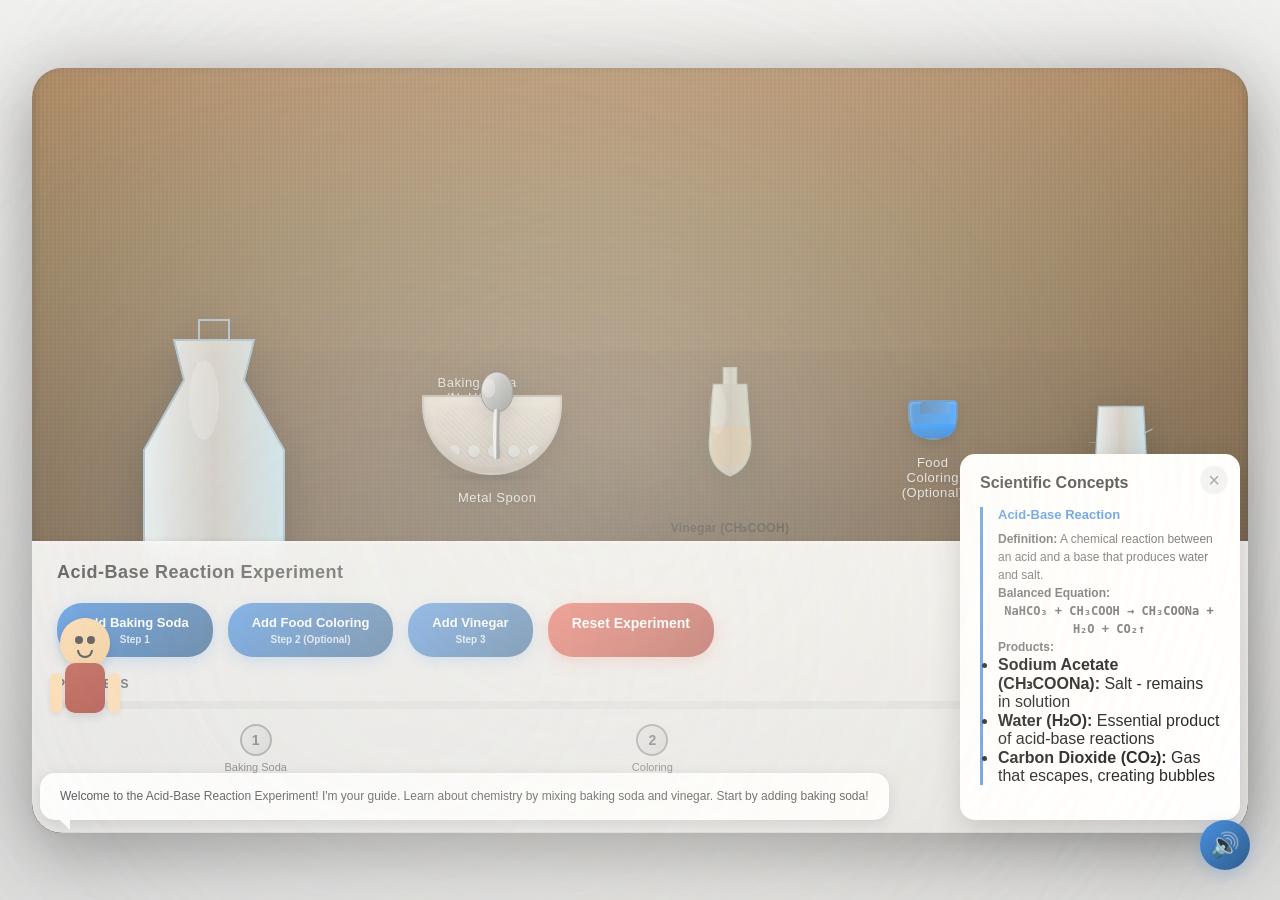
<file: CV2/index.html>
<!DOCTYPE html>
<html lang="en">
<head>
    <meta charset="UTF-8">
    <meta name="viewport" content="width=device-width, initial-scale=1.0">
    <title>Interactive Science Experiment: Acid-Base Reaction</title>
    <link rel="stylesheet" href="style.css">
</head>
<body>
    <div class="main-container">
        <!-- Background and Lighting -->
        <div class="environment">
            <!-- Soft ambient lighting -->
            <div class="light ambient-light"></div>
            <div class="light key-light"></div>
            <div class="light fill-light"></div>
        </div>

        <!-- Main Scene Container -->
        <div class="scene-container">
            <!-- Wooden Table -->
            <div class="wooden-table">
                <div class="table-surface">
                    <div class="table-shadow"></div>
                </div>

                <!-- Main Experiment Area -->
                <div class="experiment-area">
                    <!-- Erlenmeyer Flask (Main Reaction Container) -->
                    <div class="container-group">
                        <div class="flask-support">
                            <svg class="erlenmeyer-flask" viewBox="0 0 200 300" width="200" height="300">
                                <!-- Flask body -->
                                <defs>
                                    <linearGradient id="flaskGradient" x1="0%" y1="0%" x2="100%" y2="0%">
                                        <stop offset="0%" style="stop-color:#e8f4f8;stop-opacity:1" />
                                        <stop offset="50%" style="stop-color:#ffffff;stop-opacity:0.7" />
                                        <stop offset="100%" style="stop-color:#c0e4f0;stop-opacity:1" />
                                    </linearGradient>
                                    <radialGradient id="bubbleGradient" cx="30%" cy="30%">
                                        <stop offset="0%" style="stop-color:#ffffff;stop-opacity:0.8" />
                                        <stop offset="100%" style="stop-color:#a0d8f0;stop-opacity:0.3" />
                                    </radialGradient>
                                </defs>
                                <!-- Flask outline -->
                                <path d="M 60 40 L 70 80 L 30 150 L 30 240 Q 30 260 50 260 L 150 260 Q 170 260 170 240 L 170 150 L 130 80 L 140 40 Z" 
                                      fill="url(#flaskGradient)" stroke="#9bb5c8" stroke-width="2" opacity="0.95"/>
                                <!-- Flask neck -->
                                <rect x="85" y="20" width="30" height="20" fill="none" stroke="#9bb5c8" stroke-width="2" opacity="0.95"/>
                                <!-- Light reflection -->
                                <ellipse cx="90" cy="100" rx="15" ry="40" fill="#ffffff" opacity="0.2"/>
                            </svg>

                            <!-- Liquid and Reaction Content Inside Flask -->
                            <div class="flask-content">
                                <!-- Liquid Level -->
                                <div class="liquid-level"></div>
                                <!-- Bubbles (CO2 particles) -->
                                <div class="bubbles-container">
                                    <div class="bubble bubble-1"></div>
                                    <div class="bubble bubble-2"></div>
                                    <div class="bubble bubble-3"></div>
                                    <div class="bubble bubble-4"></div>
                                    <div class="bubble bubble-5"></div>
                                </div>
                                <!-- Foam Layer -->
                                <div class="foam-layer"></div>
                            </div>
                        </div>

                        <!-- Material Labels -->
                        <div class="material-label" id="flask-label">Erlenmeyer Flask</div>
                    </div>

                    <!-- Baking Soda Bowl -->
                    <div class="container-group">
                        <div class="bowl-container">
                            <div class="bowl">
                                <div class="bowl-inner">
                                    <div class="baking-soda-powder">
                                        <div class="powder-particle"></div>
                                        <div class="powder-particle"></div>
                                        <div class="powder-particle"></div>
                                        <div class="powder-particle"></div>
                                        <div class="powder-particle"></div>
                                    </div>
                                </div>
                                <div class="bowl-shadow"></div>
                            </div>
                            <div class="material-label">Baking Soda (NaHCO₃)</div>
                        </div>

                        <!-- Spoon for Baking Soda -->
                        <div class="spoon-holder">
                            <svg class="metal-spoon" viewBox="0 0 100 150" width="80" height="120">
                                <defs>
                                    <linearGradient id="spoonGradient" x1="0%" y1="0%" x2="100%" y2="100%">
                                        <stop offset="0%" style="stop-color:#e8e8e8;stop-opacity:1" />
                                        <stop offset="50%" style="stop-color:#a0a0a0;stop-opacity:1" />
                                        <stop offset="100%" style="stop-color:#707070;stop-opacity:1" />
                                    </linearGradient>
                                </defs>
                                <!-- Spoon bowl -->
                                <ellipse cx="50" cy="40" rx="20" ry="25" fill="url(#spoonGradient)" stroke="#505050" stroke-width="1"/>
                                <!-- Spoon handle -->
                                <path d="M 50 65 Q 48 90 50 120" fill="none" stroke="url(#spoonGradient)" stroke-width="8" stroke-linecap="round"/>
                                <!-- Highlight -->
                                <ellipse cx="40" cy="35" rx="8" ry="12" fill="#ffffff" opacity="0.3"/>
                            </svg>
                            <div class="material-label">Metal Spoon</div>
                        </div>
                    </div>

                    <!-- Vinegar Container -->
                    <div class="container-group">
                        <div class="vinegar-bottle">
                            <svg class="bottle-shape" viewBox="0 0 120 200" width="100" height="170">
                                <defs>
                                    <linearGradient id="bottleGradient" x1="0%" y1="0%" x2="100%" y2="0%">
                                        <stop offset="0%" style="stop-color:#f0f5e8;stop-opacity:0.85" />
                                        <stop offset="50%" style="stop-color:#ffffff;stop-opacity:0.6" />
                                        <stop offset="100%" style="stop-color:#d9e6d0;stop-opacity:0.85" />
                                    </linearGradient>
                                </defs>
                                <!-- Bottle body -->
                                <path d="M 40 50 L 35 120 Q 35 150 60 160 L 60 160 Q 85 150 85 120 L 80 50 Z" 
                                      fill="url(#bottleGradient)" stroke="#a8b8a0" stroke-width="1.5" opacity="0.9"/>
                                <!-- Bottle neck -->
                                <rect x="52" y="30" width="16" height="20" fill="url(#bottleGradient)" stroke="#a8b8a0" stroke-width="1.5" opacity="0.9"/>
                                <!-- Liquid inside (vinegar golden tone) -->
                                <path d="M 38 100 L 37 130 Q 37 145 60 152 L 60 152 Q 83 145 83 130 L 82 100 Z" 
                                      fill="#d4a76a" opacity="0.4"/>
                                <!-- Reflection -->
                                <ellipse cx="45" cy="80" rx="10" ry="30" fill="#ffffff" opacity="0.15"/>
                            </svg>
                            <div class="bottle-label">Vinegar (CH₃COOH)</div>
                            <div class="material-label">Clear Liquid</div>
                        </div>
                    </div>

                    <!-- Food Coloring (Optional) -->
                    <div class="container-group">
                        <div class="food-coloring-container">
                            <div class="coloring-bottle" style="--color-hue: 210;">
                                <div class="coloring-liquid"></div>
                            </div>
                            <div class="material-label">Food Coloring<br>(Optional)</div>
                        </div>
                    </div>

                    <!-- Glass Beaker -->
                    <div class="container-group">
                        <div class="beaker-container">
                            <svg class="beaker" viewBox="0 0 100 150" width="90" height="140">
                                <defs>
                                    <linearGradient id="beakerGradient" x1="0%" y1="0%" x2="100%" y2="0%">
                                        <stop offset="0%" style="stop-color:#e8f4f8;stop-opacity:1" />
                                        <stop offset="50%" style="stop-color:#ffffff;stop-opacity:0.7" />
                                        <stop offset="100%" style="stop-color:#c0e4f0;stop-opacity:1" />
                                    </linearGradient>
                                </defs>
                                <!-- Beaker body -->
                                <path d="M 25 40 L 20 130 Q 20 145 35 145 L 65 145 Q 80 145 80 130 L 75 40 Z" 
                                      fill="url(#beakerGradient)" stroke="#9bb5c8" stroke-width="1.5" opacity="0.95"/>
                                <!-- Beaker spout -->
                                <path d="M 75 70 L 85 65" fill="none" stroke="#9bb5c8" stroke-width="1.5" opacity="0.95"/>
                                <!-- Measurement lines -->
                                <g stroke="#9bb5c8" stroke-width="0.8" opacity="0.5">
                                    <line x1="15" y1="80" x2="25" y2="80"/>
                                    <line x1="15" y1="100" x2="25" y2="100"/>
                                    <line x1="15" y1="120" x2="25" y2="120"/>
                                </g>
                            </svg>
                            <div class="material-label">Glass Beaker</div>
                        </div>
                    </div>
                </div>

                <!-- Control Panel -->
                <div class="control-panel">
                    <h1 class="experiment-title">Acid-Base Reaction Experiment</h1>
                    
                    <!-- Action Buttons -->
                    <div class="button-group">
                        <button class="action-button" id="add-baking-soda-btn" data-action="add-baking-soda">
                            <span class="button-text">Add Baking Soda</span>
                            <span class="button-step">Step 1</span>
                        </button>
                        <button class="action-button" id="add-coloring-btn" data-action="add-coloring">
                            <span class="button-text">Add Food Coloring</span>
                            <span class="button-step">Step 2 (Optional)</span>
                        </button>
                        <button class="action-button" id="add-vinegar-btn" data-action="add-vinegar">
                            <span class="button-text">Add Vinegar</span>
                            <span class="button-step">Step 3</span>
                        </button>
                        <button class="action-button reset-btn" id="reset-btn">
                            Reset Experiment
                        </button>
                    </div>

                    <!-- Progress Indicator -->
                    <div class="progress-section">
                        <h3>Progress</h3>
                        <div class="progress-bar">
                            <div class="progress-fill"></div>
                        </div>
                        <div class="step-indicators">
                            <div class="step-indicator" id="step-1">
                                <div class="step-number">1</div>
                                <div class="step-label">Baking Soda</div>
                            </div>
                            <div class="step-indicator" id="step-2">
                                <div class="step-number">2</div>
                                <div class="step-label">Coloring</div>
                            </div>
                            <div class="step-indicator" id="step-3">
                                <div class="step-number">3</div>
                                <div class="step-label">Vinegar</div>
                            </div>
                        </div>
                    </div>

                    <!-- Status Message -->
                    <div class="status-message" id="status-message"></div>
                </div>
            </div>

            <!-- Animated Guide Character -->
            <div class="guide-character" id="guide-character">
                <div class="guide-body">
                    <div class="guide-head">
                        <div class="guide-face">
                            <div class="guide-eye left"></div>
                            <div class="guide-eye right"></div>
                            <div class="guide-mouth"></div>
                        </div>
                    </div>
                    <div class="guide-body-shape"></div>
                    <div class="guide-arm left"></div>
                    <div class="guide-arm right"></div>
                </div>
                <div class="guide-speech-bubble" id="guide-speech">
                    <p id="guide-text">Welcome! Let's learn about acid-base reactions. Start by adding baking soda to the flask.</p>
                    <div class="speech-arrow"></div>
                </div>
            </div>

            <!-- Information Panel -->
            <div class="info-panel">
                <h2>Scientific Concepts</h2>
                <div class="info-content" id="info-content">
                    <div class="info-section" id="info-intro">
                        <h3>Acid-Base Reaction</h3>
                        <p>An acid-base reaction occurs when an acid (like vinegar) reacts with a base (like baking soda). This produces new substances and often releases gas.</p>
                    </div>
                </div>
                <button class="close-info-btn" id="close-info-btn">×</button>
            </div>
        </div>

        <!-- Sound Controls -->
        <div class="audio-controls">
            <button class="audio-toggle" id="audio-toggle" title="Toggle Sound">
                <span class="audio-icon">🔊</span>
            </button>
        </div>
    </div>

    <script src="script.js"></script>
</body>
</html>
</file>
<file: CV2/style.css>
/* ========================================
   INTERACTIVE SCIENCE EXPERIMENT GAME
   Baking Soda & Vinegar Acid-Base Reaction
   ======================================== */

/* ========== Global Styles ========== */
* {
    margin: 0;
    padding: 0;
    box-sizing: border-box;
}

html, body {
    width: 100%;
    height: 100%;
    overflow: hidden;
    font-family: 'Segoe UI', Tahoma, Geneva, Verdana, sans-serif;
    background: linear-gradient(135deg, #e8ebe5 0%, #d4dfd8 100%);
}

/* ========== Main Container ========== */
.main-container {
    width: 100%;
    height: 100%;
    display: flex;
    flex-direction: column;
    background: linear-gradient(to bottom, #f0f0f0 0%, #e0e0e0 50%, #d8d8d8 100%);
    position: relative;
    overflow: hidden;
}

/* ========== Lighting System ========== */
.environment {
    position: fixed;
    top: 0;
    left: 0;
    width: 100%;
    height: 100%;
    pointer-events: none;
    z-index: 1;
}

.light {
    position: absolute;
    border-radius: 50%;
    filter: blur(80px);
    pointer-events: none;
}

.ambient-light {
    width: 200%;
    height: 200%;
    top: -50%;
    left: -50%;
    background: radial-gradient(circle, rgba(255, 250, 240, 0.3) 0%, transparent 70%);
}

.key-light {
    width: 150%;
    height: 150%;
    top: -20%;
    right: -20%;
    background: radial-gradient(circle, rgba(255, 248, 235, 0.25) 0%, transparent 70%);
}

.fill-light {
    width: 120%;
    height: 120%;
    bottom: -30%;
    left: -30%;
    background: radial-gradient(circle, rgba(220, 230, 240, 0.15) 0%, transparent 70%);
}

/* ========== Scene Container ========== */
.scene-container {
    flex: 1;
    display: flex;
    align-items: center;
    justify-content: center;
    position: relative;
    perspective: 1200px;
    overflow: hidden;
}

/* ========== Wooden Table ========== */
.wooden-table {
    position: relative;
    width: 95%;
    max-width: 1400px;
    height: 85%;
    background: linear-gradient(180deg, 
        #a67c52 0%, 
        #8b6f47 20%, 
        #7a5e3d 40%, 
        #6d5234 60%, 
        #5e482a 80%, 
        #4a3620 100%);
    border-radius: 30px;
    box-shadow: 
        inset 0 2px 10px rgba(255, 255, 255, 0.1),
        inset 0 -2px 10px rgba(0, 0, 0, 0.4),
        0 20px 60px rgba(0, 0, 0, 0.3),
        0 0 100px rgba(0, 0, 0, 0.2);
    overflow: hidden;
    display: flex;
    flex-direction: column;
}

.table-surface {
    flex: 1;
    position: relative;
    background: 
        repeating-linear-gradient(
            90deg,
            transparent,
            transparent 2px,
            rgba(0, 0, 0, 0.05) 2px,
            rgba(0, 0, 0, 0.05) 4px
        ),
        repeating-linear-gradient(
            0deg,
            transparent,
            transparent 2px,
            rgba(255, 255, 255, 0.02) 2px,
            rgba(255, 255, 255, 0.02) 4px
        );
}

.table-shadow {
    position: absolute;
    bottom: 0;
    left: 0;
    right: 0;
    height: 40%;
    background: radial-gradient(ellipse at center bottom, 
        rgba(0, 0, 0, 0.3), 
        rgba(0, 0, 0, 0.1) 40%, 
        transparent 100%);
    pointer-events: none;
}

/* ========== Experiment Area ========== */
.experiment-area {
    position: absolute;
    width: 100%;
    height: 100%;
    top: 0;
    left: 0;
    display: flex;
    align-items: center;
    justify-content: space-around;
    padding: 40px 60px;
    gap: 40px;
    overflow: hidden;
}

.container-group {
    display: flex;
    flex-direction: column;
    align-items: center;
    gap: 15px;
    position: relative;
    filter: drop-shadow(0 10px 25px rgba(0, 0, 0, 0.2));
}

.material-label {
    font-size: 13px;
    color: rgba(255, 255, 255, 0.8);
    text-align: center;
    font-weight: 500;
    letter-spacing: 0.5px;
    text-shadow: 0 2px 4px rgba(0, 0, 0, 0.3);
    max-width: 120px;
}

/* ========== Flask (Main Reaction Container) ========== */
.flask-support {
    position: relative;
    width: 200px;
    height: 330px;
    display: flex;
    align-items: flex-end;
    justify-content: center;
}

.erlenmeyer-flask {
    position: relative;
    z-index: 5;
    filter: drop-shadow(0 8px 20px rgba(0, 0, 0, 0.25));
}

.flask-content {
    position: absolute;
    width: 120px;
    height: 160px;
    bottom: 55px;
    left: 50%;
    transform: translateX(-50%);
    z-index: 4;
    pointer-events: none;
    border-radius: 0 0 20px 20px;
    overflow: hidden;
}

/* Liquid Level in Flask */
.liquid-level {
    position: absolute;
    bottom: 0;
    width: 100%;
    height: 0%;
    background: linear-gradient(180deg, 
        rgba(200, 200, 200, 0.1) 0%,
        transparent 100%);
    transition: height 0.8s ease-out;
    border-radius: 0 0 20px 20px;
}

.liquid-level.baking-soda-added {
    height: 20%;
    background: linear-gradient(180deg, 
        rgba(240, 240, 240, 0.15),
        rgba(200, 200, 200, 0.08));
}

.liquid-level.coloring-added {
    height: 30%;
    background: linear-gradient(180deg,
        var(--color-mix, #e8b4a8),
        var(--color-mix-light, #f0d0c8));
}

.liquid-level.vinegar-added {
    height: 70%;
    background: linear-gradient(180deg,
        var(--final-color, #d4a76a),
        var(--final-color-light, #e8c888));
    animation: bubbling-liquid 1.5s ease-out;
}

@keyframes bubbling-liquid {
    0% { height: 30%; }
    50% { height: 65%; }
    100% { height: 70%; }
}

/* Bubbles (CO2 Particles) */
.bubbles-container {
    position: absolute;
    width: 100%;
    height: 100%;
    bottom: 0;
}

.bubble {
    position: absolute;
    border-radius: 50%;
    background: radial-gradient(circle at 30% 30%, 
        rgba(255, 255, 255, 0.6),
        rgba(200, 220, 240, 0.2));
    border: 1px solid rgba(255, 255, 255, 0.3);
    opacity: 0;
}

.bubble.active {
    animation: bubble-rise 2s ease-out forwards;
}

@keyframes bubble-rise {
    0% {
        opacity: 0.8;
        transform: translateY(0) translateX(0) scale(1);
    }
    50% {
        opacity: 0.5;
    }
    100% {
        opacity: 0;
        transform: translateY(-160px) translateX(var(--offset, 0px)) scale(0.3);
    }
}

.bubble-1 { --offset: -20px; }
.bubble-2 { --offset: 10px; }
.bubble-3 { --offset: -10px; }
.bubble-4 { --offset: 15px; }
.bubble-5 { --offset: -15px; }

/* Foam Layer */
.foam-layer {
    position: absolute;
    bottom: 0;
    width: 100%;
    height: 0%;
    background: linear-gradient(180deg,
        rgba(255, 255, 255, 0.6),
        rgba(240, 250, 255, 0.3));
    border-radius: 20px;
    opacity: 0;
    transition: all 0.6s ease-out;
}

.foam-layer.active {
    height: 40%;
    opacity: 0.7;
    animation: foam-expand 1.2s ease-out;
}

@keyframes foam-expand {
    0% { height: 0%; opacity: 0; }
    50% { height: 50%; opacity: 0.8; }
    100% { height: 40%; opacity: 0.7; }
}

/* ========== Baking Soda Bowl ========== */
.bowl-container {
    position: relative;
    width: 150px;
    height: 150px;
}

.bowl {
    position: absolute;
    width: 140px;
    height: 80px;
    background: linear-gradient(180deg,
        #e0d5c7 0%,
        #d0c5b7 50%,
        #b8aa9a 100%);
    border-radius: 0 0 70px 70px;
    border: 2px solid rgba(160, 150, 140, 0.5);
    box-shadow: 
        inset 0 2px 8px rgba(255, 255, 255, 0.3),
        inset 0 -2px 8px rgba(0, 0, 0, 0.2),
        0 8px 20px rgba(0, 0, 0, 0.15);
    left: 5px;
    top: 20px;
}

.bowl-inner {
    position: absolute;
    width: 120px;
    height: 60px;
    top: 10px;
    left: 10px;
    border-radius: 0 0 60px 60px;
    background: linear-gradient(to bottom,
        rgba(200, 190, 180, 0.3),
        rgba(180, 170, 160, 0.5));
    overflow: hidden;
}

.baking-soda-powder {
    position: absolute;
    width: 100%;
    height: 100%;
    display: flex;
    align-items: flex-end;
    justify-content: space-around;
    padding: 10px;
    background: repeating-linear-gradient(
        45deg,
        transparent,
        transparent 2px,
        rgba(255, 255, 255, 0.1) 2px,
        rgba(255, 255, 255, 0.1) 4px
    );
}

.powder-particle {
    width: 12px;
    height: 12px;
    background: linear-gradient(135deg, #ddd, #ccc);
    border-radius: 50%;
    opacity: 0.8;
    box-shadow: 0 1px 3px rgba(0, 0, 0, 0.2);
}

.bowl-shadow {
    position: absolute;
    bottom: -8px;
    left: 0;
    right: 0;
    height: 8px;
    background: radial-gradient(ellipse at center, 
        rgba(0, 0, 0, 0.25),
        transparent 70%);
}

/* ========== Vinegar Bottle ========== */
.vinegar-bottle {
    position: relative;
    display: flex;
    flex-direction: column;
    align-items: center;
    gap: 10px;
}

.bottle-shape {
    filter: drop-shadow(0 6px 15px rgba(0, 0, 0, 0.2));
}

.bottle-label {
    font-size: 12px;
    color: rgba(0, 0, 0, 0.6);
    font-weight: 600;
    letter-spacing: 0.3px;
}

/* ========== Food Coloring ========== */
.food-coloring-container {
    position: relative;
    width: 80px;
    height: 100px;
    display: flex;
    flex-direction: column;
    align-items: center;
    gap: 15px;
}

.coloring-bottle {
    width: 50px;
    height: 70px;
    background: linear-gradient(to right,
        hsl(var(--color-hue), 80%, 45%),
        hsl(var(--color-hue), 100%, 55%));
    border-radius: 5px 5px 25px 25px;
    border: 2px solid rgba(100, 100, 100, 0.4);
    position: relative;
    box-shadow: 
        inset 1px 1px 3px rgba(255, 255, 255, 0.3),
        0 4px 12px rgba(0, 0, 0, 0.2);
}

.coloring-bottle::before {
    content: '';
    position: absolute;
    top: 0;
    left: 10px;
    width: 30px;
    height: 12px;
    background: linear-gradient(to right,
        hsl(var(--color-hue), 60%, 40%),
        hsl(var(--color-hue), 80%, 55%));
    border-radius: 3px 3px 0 0;
}

.coloring-liquid {
    position: absolute;
    bottom: 0;
    width: 100%;
    height: 40%;
    background: linear-gradient(to bottom,
        hsl(var(--color-hue), 100%, 50%),
        hsl(var(--color-hue), 90%, 40%));
    border-radius: 0 0 23px 23px;
}

/* ========== Beaker ========== */
.beaker-container {
    display: flex;
    flex-direction: column;
    align-items: center;
    gap: 10px;
}

.beaker {
    filter: drop-shadow(0 6px 15px rgba(0, 0, 0, 0.2));
}

/* ========== Metal Spoon ========== */
.spoon-holder {
    position: absolute;
    bottom: 20px;
    right: 30px;
    display: flex;
    flex-direction: column;
    align-items: center;
    gap: 10px;
}

.metal-spoon {
    filter: drop-shadow(0 4px 10px rgba(0, 0, 0, 0.25));
    transform-origin: 50% 5%;
}

.metal-spoon.scooping {
    animation: spoon-scoop 1.2s ease-in-out forwards;
}

@keyframes spoon-scoop {
    0% { transform: rotate(0deg) translateY(0); }
    40% { transform: rotate(-45deg) translateY(-30px); }
    70% { transform: rotate(-60deg) translateY(-50px); }
    100% { transform: rotate(0deg) translateY(0); }
}

.metal-spoon.pouring {
    animation: spoon-pour 1.5s ease-in-out forwards;
}

@keyframes spoon-pour {
    0% { transform: rotate(0deg) translateX(0) translateY(0); }
    30% { transform: rotate(-10deg) translateX(10px) translateY(-20px); }
    60% { transform: rotate(45deg) translateX(20px) translateY(-40px); }
    100% { transform: rotate(0deg) translateX(0) translateY(0); }
}

/* ========== Control Panel ========== */
.control-panel {
    background: linear-gradient(180deg,
        rgba(245, 245, 245, 0.95),
        rgba(235, 235, 235, 0.95));
    backdrop-filter: blur(10px);
    padding: 25px 35px;
    border-top: 1px solid rgba(255, 255, 255, 0.5);
    border-bottom: 1px solid rgba(0, 0, 0, 0.1);
    box-shadow: 
        inset 0 1px 3px rgba(255, 255, 255, 0.3),
        0 -1px 5px rgba(0, 0, 0, 0.1);
}

.experiment-title {
    font-size: 22px;
    color: #3a3a3a;
    margin-bottom: 20px;
    font-weight: 600;
    letter-spacing: 0.5px;
}

.button-group {
    display: flex;
    gap: 15px;
    margin-bottom: 20px;
    flex-wrap: wrap;
}

.action-button {
    background: linear-gradient(135deg, #4a90e2 0%, #2e5c8a 100%);
    color: white;
    border: none;
    padding: 12px 24px;
    border-radius: 25px;
    font-size: 14px;
    font-weight: 600;
    cursor: pointer;
    transition: all 0.3s ease;
    position: relative;
    overflow: hidden;
    display: flex;
    flex-direction: column;
    align-items: center;
    gap: 4px;
    box-shadow: 0 4px 15px rgba(74, 144, 226, 0.3);
}

.action-button:hover {
    transform: translateY(-2px);
    box-shadow: 0 6px 20px rgba(74, 144, 226, 0.4);
}

.action-button:active {
    transform: translateY(0);
}

.action-button:disabled {
    opacity: 0.5;
    cursor: not-allowed;
    transform: none;
}

.button-text {
    font-size: 13px;
}

.button-step {
    font-size: 10px;
    opacity: 0.8;
}

.reset-btn {
    background: linear-gradient(135deg, #e85d4e 0%, #a54037 100%);
    box-shadow: 0 4px 15px rgba(232, 93, 78, 0.3);
}

.reset-btn:hover {
    box-shadow: 0 6px 20px rgba(232, 93, 78, 0.4);
}

/* Progress Section */
.progress-section {
    margin-top: 15px;
}

.progress-section h3 {
    font-size: 12px;
    color: #5a5a5a;
    margin-bottom: 10px;
    font-weight: 600;
    letter-spacing: 0.5px;
    text-transform: uppercase;
}

.progress-bar {
    width: 100%;
    height: 8px;
    background: rgba(200, 200, 200, 0.4);
    border-radius: 10px;
    overflow: hidden;
    margin-bottom: 15px;
}

.progress-fill {
    height: 100%;
    background: linear-gradient(to right, #4a90e2, #2e5c8a);
    width: 0%;
    transition: width 0.5s ease;
    border-radius: 10px;
}

.step-indicators {
    display: flex;
    justify-content: space-around;
    gap: 10px;
}

.step-indicator {
    display: flex;
    flex-direction: column;
    align-items: center;
    gap: 5px;
    position: relative;
}

.step-number {
    width: 32px;
    height: 32px;
    background: linear-gradient(135deg, #e0e0e0, #d0d0d0);
    border: 2px solid #999;
    border-radius: 50%;
    display: flex;
    align-items: center;
    justify-content: center;
    font-weight: 600;
    color: #666;
    font-size: 14px;
    transition: all 0.3s ease;
}

.step-indicator.active .step-number {
    background: linear-gradient(135deg, #4a90e2, #2e5c8a);
    border-color: #2e5c8a;
    color: white;
    box-shadow: 0 0 10px rgba(74, 144, 226, 0.4);
}

.step-indicator.completed .step-number {
    background: linear-gradient(135deg, #4caf50, #388e3c);
    border-color: #388e3c;
    color: white;
}

.step-label {
    font-size: 11px;
    color: #666;
    text-align: center;
    max-width: 70px;
}

/* Status Message */
.status-message {
    text-align: center;
    min-height: 24px;
    margin-top: 15px;
    font-size: 13px;
    font-weight: 500;
    color: #4a90e2;
    text-shadow: 0 1px 2px rgba(0, 0, 0, 0.1);
}

.status-message.error {
    color: #e85d4e;
}

.status-message.success {
    color: #4caf50;
}

/* ========== Animated Guide Character ========== */
.guide-character {
    position: fixed;
    bottom: 80px;
    left: 40px;
    display: flex;
    flex-direction: column;
    align-items: flex-start;
    gap: 15px;
    z-index: 50;
}

.guide-body {
    position: relative;
    width: 90px;
    height: 140px;
    animation: guide-float 3s ease-in-out infinite;
}

@keyframes guide-float {
    0%, 100% { transform: translateY(0); }
    50% { transform: translateY(-8px); }
}

.guide-head {
    position: absolute;
    width: 50px;
    height: 50px;
    background: linear-gradient(135deg, #fdd7a8, #f0c78a);
    border-radius: 50%;
    top: 0;
    left: 20px;
    box-shadow: 0 4px 10px rgba(0, 0, 0, 0.15);
}

.guide-face {
    position: absolute;
    width: 100%;
    height: 100%;
    display: flex;
    align-items: center;
    justify-content: center;
    gap: 10px;
}

.guide-eye {
    width: 8px;
    height: 8px;
    background: #333;
    border-radius: 50%;
    position: absolute;
}

.guide-eye.left {
    left: 15px;
    top: 18px;
    animation: guide-blink 3s ease-in-out infinite;
}

.guide-eye.right {
    right: 15px;
    top: 18px;
    animation: guide-blink 3s ease-in-out infinite 0.1s;
}

@keyframes guide-blink {
    0%, 90%, 100% { transform: scaleY(1); }
    95% { transform: scaleY(0.1); }
}

.guide-mouth {
    position: absolute;
    width: 16px;
    height: 8px;
    bottom: 10px;
    left: 50%;
    transform: translateX(-50%);
    border: 2px solid #333;
    border-top: none;
    border-radius: 0 0 8px 8px;
    animation: guide-talk 1s ease-in-out infinite;
}

@keyframes guide-talk {
    0%, 100% { transform: translateX(-50%) scaleY(1); }
    50% { transform: translateX(-50%) scaleY(1.3); }
}

.guide-body-shape {
    position: absolute;
    width: 40px;
    height: 50px;
    background: linear-gradient(135deg, #b84c3d, #a63a2f);
    border-radius: 10px;
    top: 45px;
    left: 25px;
    box-shadow: 0 4px 10px rgba(0, 0, 0, 0.15);
}

.guide-arm {
    position: absolute;
    width: 12px;
    height: 40px;
    background: #fdd7a8;
    border-radius: 6px;
    top: 55px;
    box-shadow: 0 2px 5px rgba(0, 0, 0, 0.1);
}

.guide-arm.left {
    left: 10px;
    animation: guide-arm-wave 2s ease-in-out infinite;
    transform-origin: top;
}

.guide-arm.right {
    right: 10px;
    animation: guide-arm-wave 2s ease-in-out infinite 0.3s;
    transform-origin: top;
}

@keyframes guide-arm-wave {
    0%, 100% { transform: rotate(-20deg); }
    50% { transform: rotate(20deg); }
}

.guide-speech-bubble {
    background: white;
    border-radius: 15px;
    padding: 15px 20px;
    box-shadow: 0 4px 15px rgba(0, 0, 0, 0.15);
    position: relative;
    min-width: 220px;
    animation: bubble-appear 0.4s ease-out;
}

@keyframes bubble-appear {
    from {
        opacity: 0;
        transform: translateY(10px);
    }
    to {
        opacity: 1;
        transform: translateY(0);
    }
}

.speech-arrow {
    position: absolute;
    width: 0;
    height: 0;
    border-left: 10px solid transparent;
    border-right: 0 solid transparent;
    border-top: 10px solid white;
    bottom: -10px;
    left: 20px;
}

#guide-text {
    font-size: 12px;
    color: #333;
    line-height: 1.4;
    margin: 0;
}

/* ========== Information Panel ========== */
.info-panel {
    position: fixed;
    bottom: 80px;
    right: 40px;
    width: 280px;
    max-height: 400px;
    background: white;
    border-radius: 15px;
    box-shadow: 0 8px 30px rgba(0, 0, 0, 0.2);
    padding: 20px;
    z-index: 50;
    overflow-y: auto;
    animation: panel-slide-in 0.4s ease-out;
}

@keyframes panel-slide-in {
    from {
        opacity: 0;
        transform: translateX(30px);
    }
    to {
        opacity: 1;
        transform: translateX(0);
    }
}

.info-panel h2 {
    font-size: 16px;
    color: #333;
    margin-bottom: 15px;
    font-weight: 600;
}

.info-content {
    border-left: 3px solid #4a90e2;
    padding-left: 15px;
}

.info-section {
    margin-bottom: 15px;
}

.info-section h3 {
    font-size: 13px;
    color: #4a90e2;
    margin-bottom: 8px;
    font-weight: 600;
}

.info-section p {
    font-size: 12px;
    color: #666;
    line-height: 1.5;
    margin: 0;
}

.close-info-btn {
    position: absolute;
    top: 12px;
    right: 12px;
    width: 28px;
    height: 28px;
    background: rgba(0, 0, 0, 0.05);
    border: none;
    border-radius: 50%;
    font-size: 20px;
    color: #999;
    cursor: pointer;
    transition: all 0.3s ease;
    display: flex;
    align-items: center;
    justify-content: center;
}

.close-info-btn:hover {
    background: rgba(0, 0, 0, 0.1);
    color: #333;
}

/* ========== Audio Controls ========== */
.audio-controls {
    position: fixed;
    bottom: 30px;
    right: 30px;
    z-index: 50;
}

.audio-toggle {
    width: 50px;
    height: 50px;
    background: linear-gradient(135deg, #4a90e2, #2e5c8a);
    border: none;
    border-radius: 50%;
    font-size: 24px;
    cursor: pointer;
    transition: all 0.3s ease;
    box-shadow: 0 4px 15px rgba(74, 144, 226, 0.3);
    display: flex;
    align-items: center;
    justify-content: center;
}

.audio-toggle:hover {
    transform: scale(1.08);
    box-shadow: 0 6px 20px rgba(74, 144, 226, 0.4);
}

.audio-toggle:active {
    transform: scale(0.95);
}

.audio-toggle.muted {
    background: linear-gradient(135deg, #999, #666);
    box-shadow: 0 4px 15px rgba(100, 100, 100, 0.3);
}

.audio-icon {
    display: block;
}

/* ========== Responsive Design ========== */
@media (max-width: 1400px) {
    .experiment-area {
        padding: 30px 40px;
        gap: 20px;
    }

    .control-panel {
        padding: 20px 25px;
    }

    .experiment-title {
        font-size: 18px;
    }
}

@media (max-width: 900px) {
    .wooden-table {
        max-width: 95%;
    }

    .experiment-area {
        flex-wrap: wrap;
        padding: 20px 30px;
        gap: 15px;
    }

    .container-group {
        transform: scale(0.85);
    }

    .guide-character {
        bottom: 40px;
        left: 20px;
    }

    .info-panel {
        right: 20px;
        bottom: 40px;
        width: 260px;
    }
}

/* ========== Animations and Transitions ========== */

/* Smooth transitions for all interactive elements */
* {
    transition: color 0.3s ease, background 0.3s ease;
}

/* Disable transitions for animations */
.bubble,
.bubble.active,
.foam-layer.active,
.metal-spoon.scooping,
.metal-spoon.pouring,
.guide-body,
.liquid-level {
    transition: none;
}

/* Custom scrollbar for info panel */
.info-panel::-webkit-scrollbar {
    width: 6px;
}

.info-panel::-webkit-scrollbar-track {
    background: rgba(200, 200, 200, 0.1);
    border-radius: 10px;
}

.info-panel::-webkit-scrollbar-thumb {
    background: rgba(100, 100, 100, 0.3);
    border-radius: 10px;
}

.info-panel::-webkit-scrollbar-thumb:hover {
    background: rgba(100, 100, 100, 0.5);
}

/* ========== Print Styles ========== */
@media print {
    * {
        display: none !important;
    }
}
</file>
